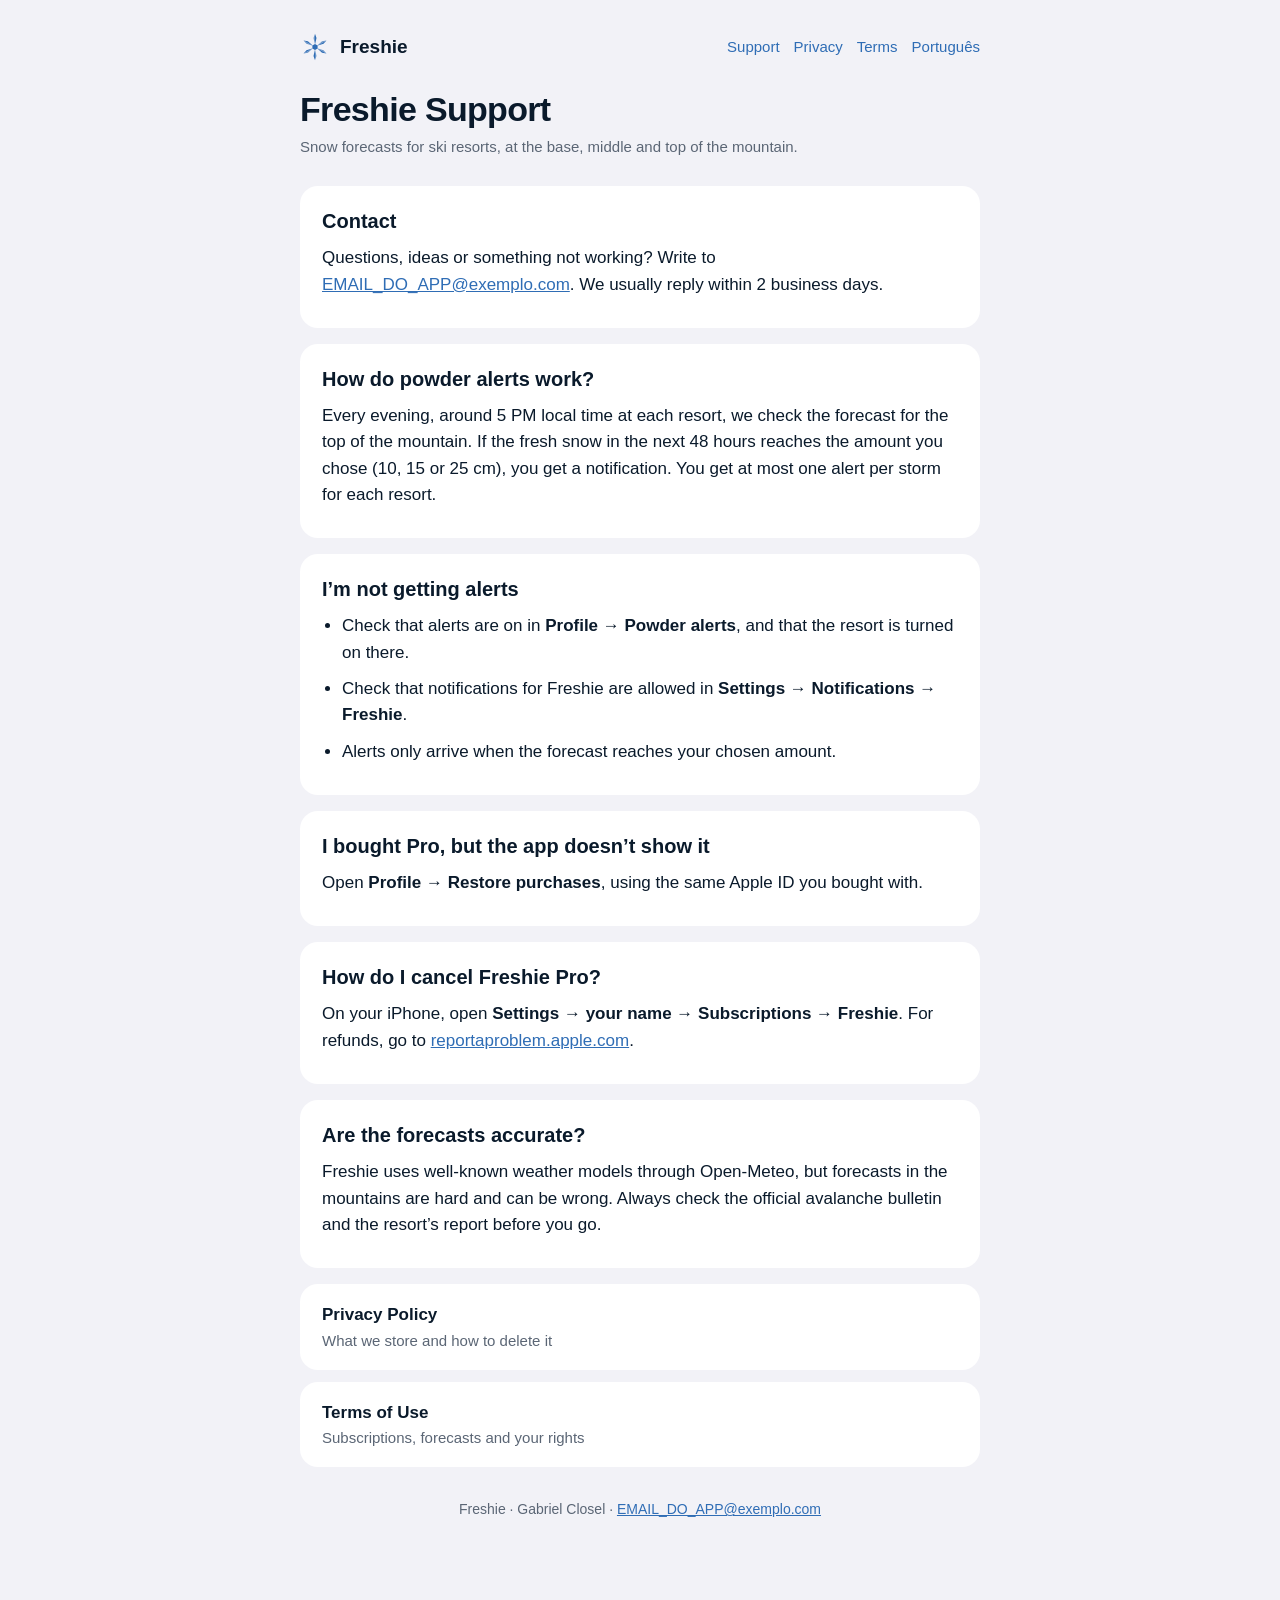
<file: index.html>
<!doctype html>
<html lang="en"><head><meta charset="utf-8">
<meta name="viewport" content="width=device-width,initial-scale=1">
<title>Support · Freshie</title>
<link rel="icon" href="mark.svg"><link rel="stylesheet" href="style.css"></head>
<body><main>
<header><a class="brand" href="./"><img src="mark.svg" alt="" width="30" height="30">Freshie</a>
<nav class="lang"><a href="./">Support</a><a href="privacy.html">Privacy</a><a href="terms.html">Terms</a><a href="pt/">Português</a></nav></header>
<h1>Freshie Support</h1><p class="updated">Snow forecasts for ski resorts, at the base, middle and top of the mountain.</p><section><h2>Contact</h2><p>Questions, ideas or something not working? Write to <a href="mailto:EMAIL_DO_APP@exemplo.com">EMAIL_DO_APP@exemplo.com</a>. We usually reply within 2 business days.</p></section>
<section><h2>How do powder alerts work?</h2><p>Every evening, around 5 PM local time at each resort, we check the forecast for the top of the mountain. If the fresh snow in the next 48 hours reaches the amount you chose (10, 15 or 25 cm), you get a notification. You get at most one alert per storm for each resort.</p></section>
<section><h2>I’m not getting alerts</h2><ul><li>Check that alerts are on in <b>Profile → Powder alerts</b>, and that the resort is turned on there.</li><li>Check that notifications for Freshie are allowed in <b>Settings → Notifications → Freshie</b>.</li><li>Alerts only arrive when the forecast reaches your chosen amount.</li></ul></section>
<section><h2>I bought Pro, but the app doesn’t show it</h2><p>Open <b>Profile → Restore purchases</b>, using the same Apple ID you bought with.</p></section>
<section><h2>How do I cancel Freshie Pro?</h2><p>On your iPhone, open <b>Settings → your name → Subscriptions → Freshie</b>. For refunds, go to <a href="https://reportaproblem.apple.com">reportaproblem.apple.com</a>.</p></section>
<section><h2>Are the forecasts accurate?</h2><p>Freshie uses well-known weather models through Open-Meteo, but forecasts in the mountains are hard and can be wrong. Always check the official avalanche bulletin and the resort’s report before you go.</p></section>
<div class="links"><a href="privacy.html">Privacy Policy<span>What we store and how to delete it</span></a><a href="terms.html">Terms of Use<span>Subscriptions, forecasts and your rights</span></a></div>
<footer>Freshie · Gabriel Closel · <a href="mailto:EMAIL_DO_APP@exemplo.com">EMAIL_DO_APP@exemplo.com</a></footer>
</main></body></html>
</file>
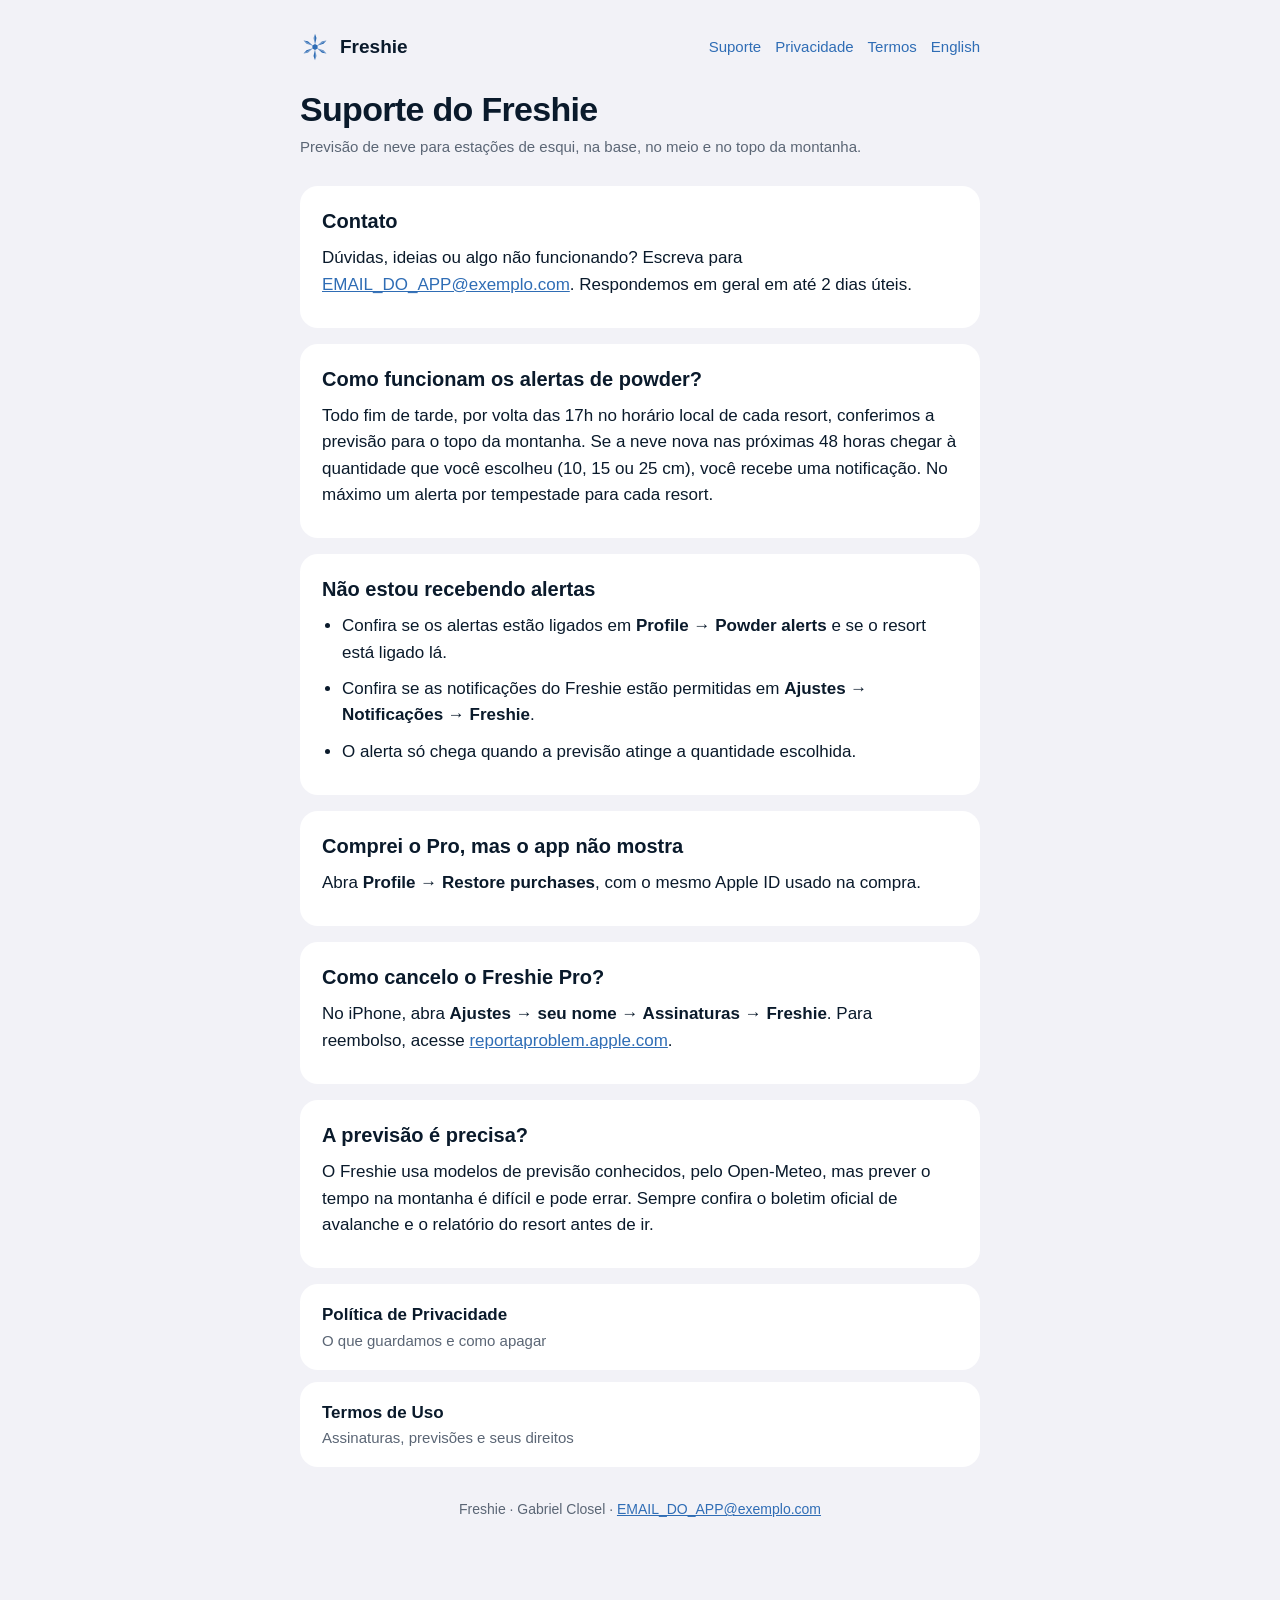
<file: pt/index.html>
<!doctype html>
<html lang="pt-BR"><head><meta charset="utf-8">
<meta name="viewport" content="width=device-width,initial-scale=1">
<title>Suporte · Freshie</title>
<link rel="icon" href="../mark.svg"><link rel="stylesheet" href="../style.css"></head>
<body><main>
<header><a class="brand" href="./"><img src="../mark.svg" alt="" width="30" height="30">Freshie</a>
<nav class="lang"><a href="./">Suporte</a><a href="privacy.html">Privacidade</a><a href="terms.html">Termos</a><a href="../">English</a></nav></header>
<h1>Suporte do Freshie</h1><p class="updated">Previsão de neve para estações de esqui, na base, no meio e no topo da montanha.</p><section><h2>Contato</h2><p>Dúvidas, ideias ou algo não funcionando? Escreva para <a href="mailto:EMAIL_DO_APP@exemplo.com">EMAIL_DO_APP@exemplo.com</a>. Respondemos em geral em até 2 dias úteis.</p></section>
<section><h2>Como funcionam os alertas de powder?</h2><p>Todo fim de tarde, por volta das 17h no horário local de cada resort, conferimos a previsão para o topo da montanha. Se a neve nova nas próximas 48 horas chegar à quantidade que você escolheu (10, 15 ou 25 cm), você recebe uma notificação. No máximo um alerta por tempestade para cada resort.</p></section>
<section><h2>Não estou recebendo alertas</h2><ul><li>Confira se os alertas estão ligados em <b>Profile → Powder alerts</b> e se o resort está ligado lá.</li><li>Confira se as notificações do Freshie estão permitidas em <b>Ajustes → Notificações → Freshie</b>.</li><li>O alerta só chega quando a previsão atinge a quantidade escolhida.</li></ul></section>
<section><h2>Comprei o Pro, mas o app não mostra</h2><p>Abra <b>Profile → Restore purchases</b>, com o mesmo Apple ID usado na compra.</p></section>
<section><h2>Como cancelo o Freshie Pro?</h2><p>No iPhone, abra <b>Ajustes → seu nome → Assinaturas → Freshie</b>. Para reembolso, acesse <a href="https://reportaproblem.apple.com">reportaproblem.apple.com</a>.</p></section>
<section><h2>A previsão é precisa?</h2><p>O Freshie usa modelos de previsão conhecidos, pelo Open-Meteo, mas prever o tempo na montanha é difícil e pode errar. Sempre confira o boletim oficial de avalanche e o relatório do resort antes de ir.</p></section>
<div class="links"><a href="privacy.html">Política de Privacidade<span>O que guardamos e como apagar</span></a><a href="terms.html">Termos de Uso<span>Assinaturas, previsões e seus direitos</span></a></div>
<footer>Freshie · Gabriel Closel · <a href="mailto:EMAIL_DO_APP@exemplo.com">EMAIL_DO_APP@exemplo.com</a></footer>
</main></body></html>
</file>
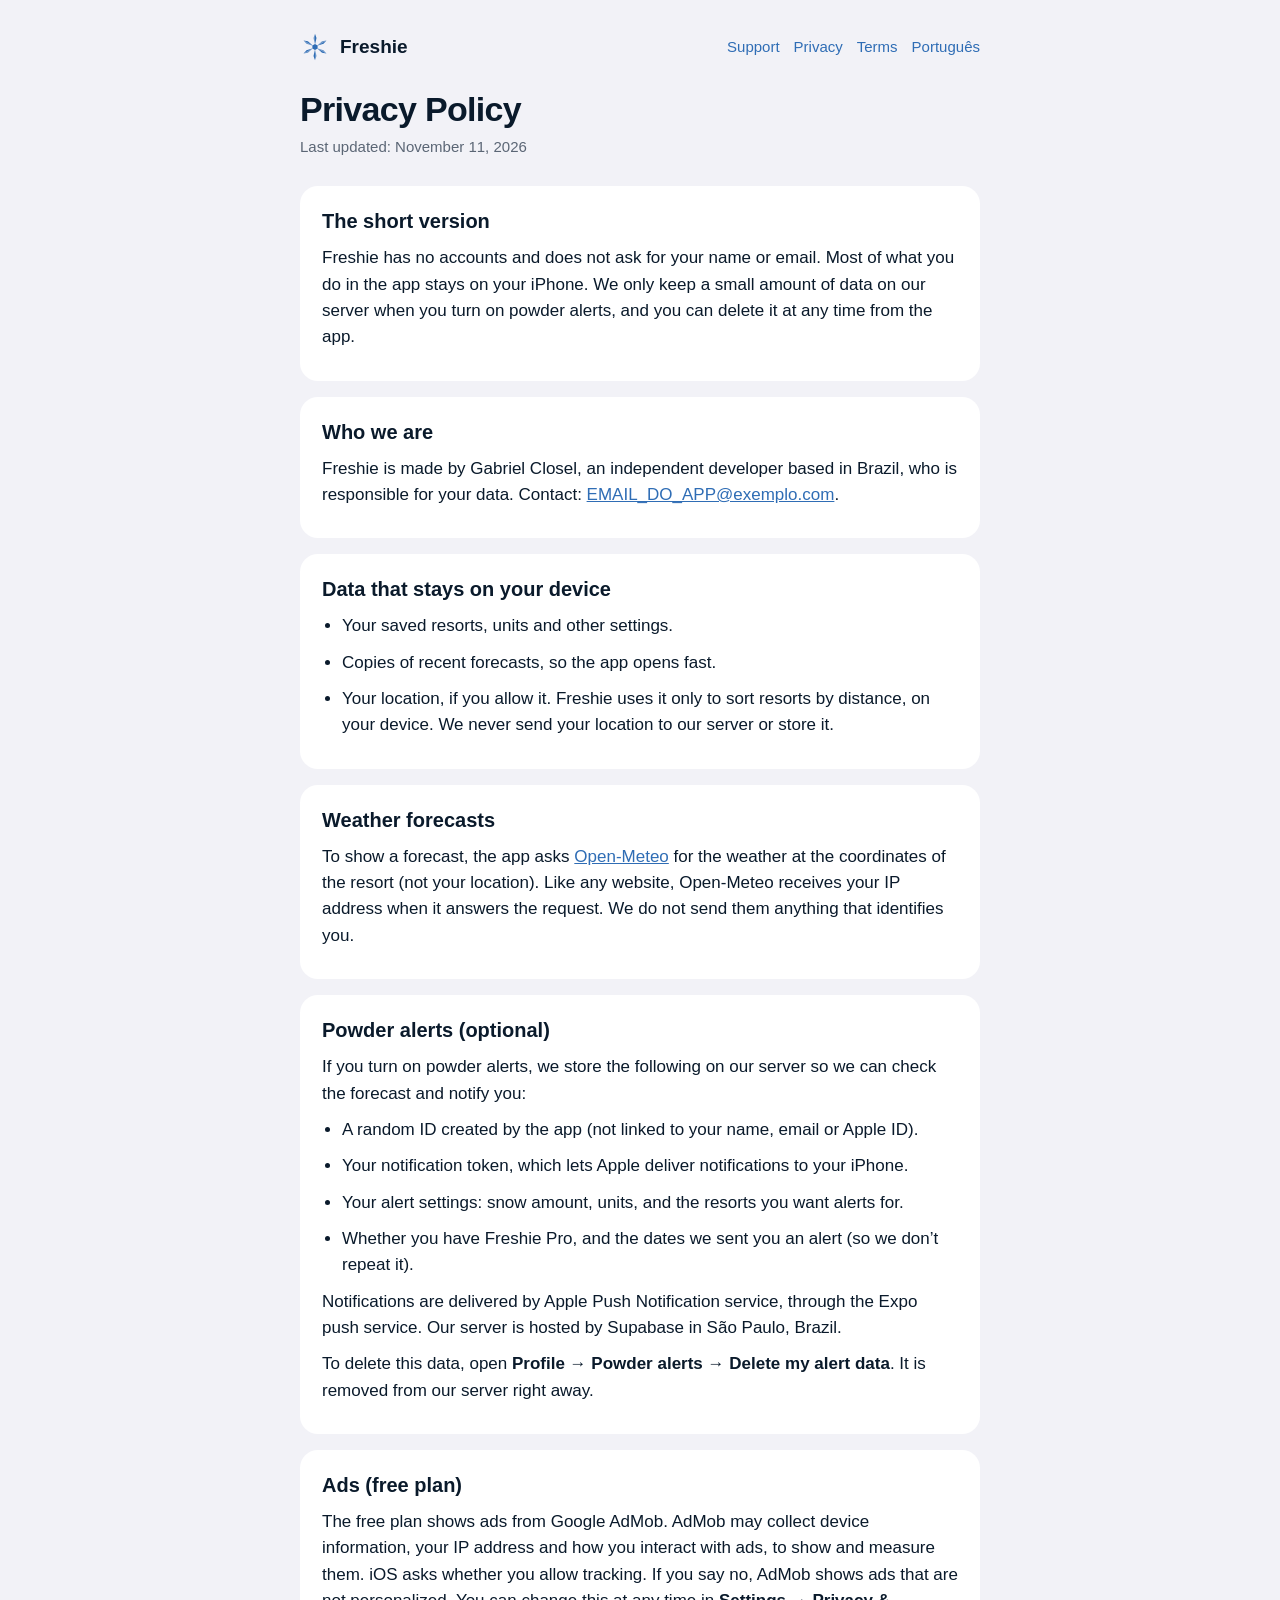
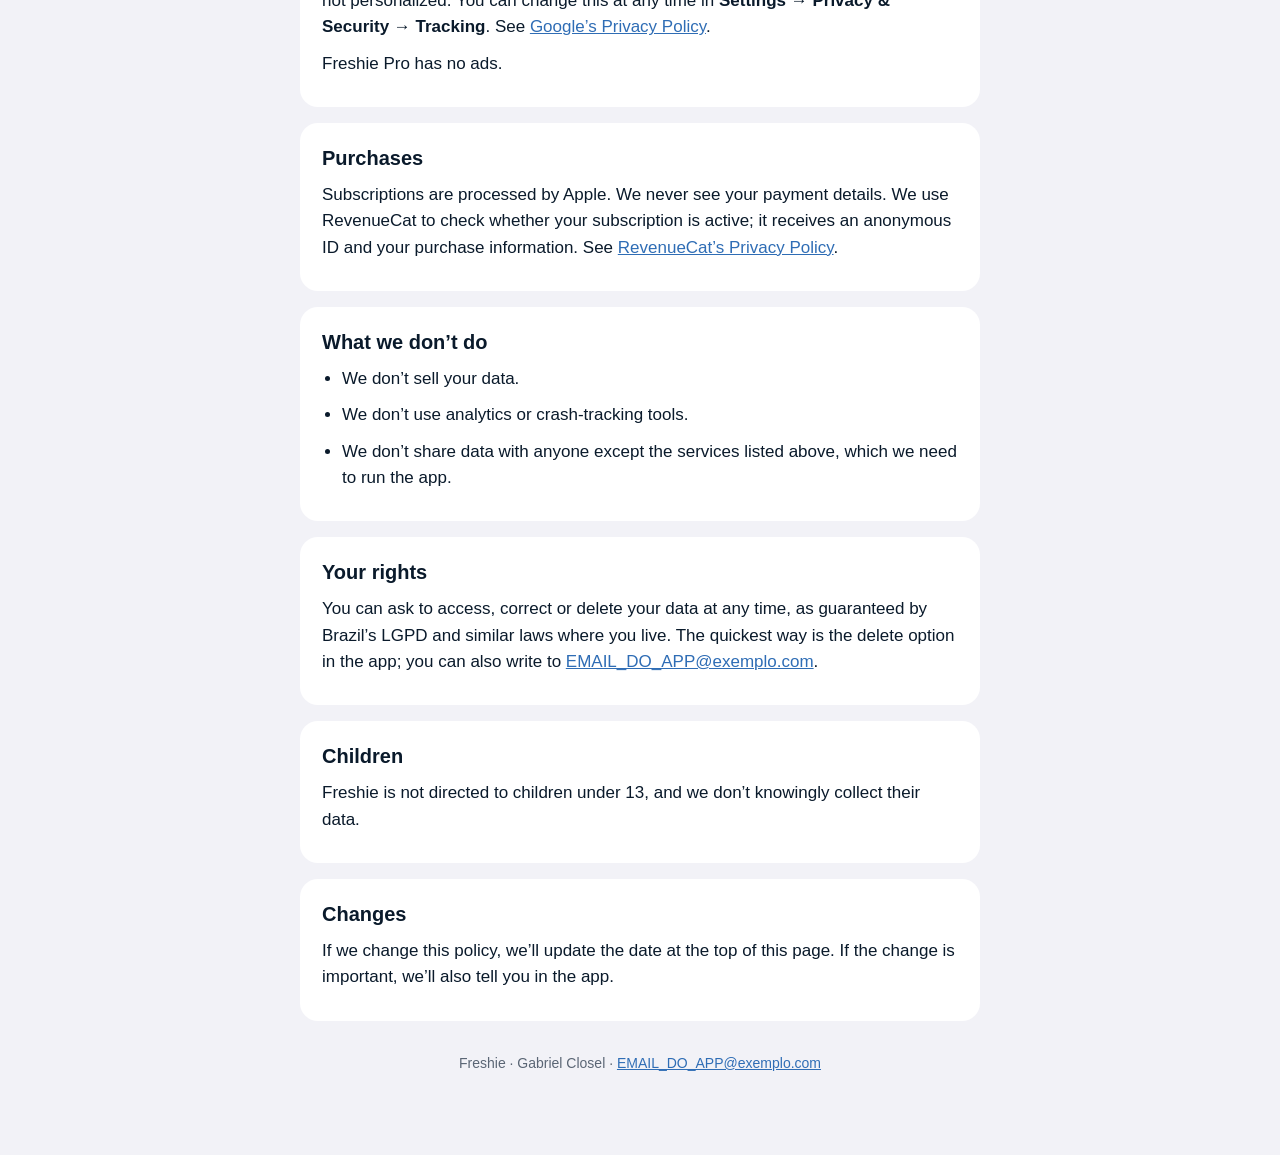
<file: privacy.html>
<!doctype html>
<html lang="en"><head><meta charset="utf-8">
<meta name="viewport" content="width=device-width,initial-scale=1">
<title>Privacy Policy · Freshie</title>
<link rel="icon" href="mark.svg"><link rel="stylesheet" href="style.css"></head>
<body><main>
<header><a class="brand" href="./"><img src="mark.svg" alt="" width="30" height="30">Freshie</a>
<nav class="lang"><a href="./">Support</a><a href="privacy.html">Privacy</a><a href="terms.html">Terms</a><a href="pt/privacy.html">Português</a></nav></header>
<h1>Privacy Policy</h1><p class="updated">Last updated: November 11, 2026</p><section><h2>The short version</h2><p>Freshie has no accounts and does not ask for your name or email. Most of what you do in the app stays on your iPhone. We only keep a small amount of data on our server when you turn on powder alerts, and you can delete it at any time from the app.</p></section>
<section><h2>Who we are</h2><p>Freshie is made by Gabriel Closel, an independent developer based in Brazil, who is responsible for your data. Contact: <a href="mailto:EMAIL_DO_APP@exemplo.com">EMAIL_DO_APP@exemplo.com</a>.</p></section>
<section><h2>Data that stays on your device</h2><ul><li>Your saved resorts, units and other settings.</li><li>Copies of recent forecasts, so the app opens fast.</li><li>Your location, if you allow it. Freshie uses it only to sort resorts by distance, on your device. We never send your location to our server or store it.</li></ul></section>
<section><h2>Weather forecasts</h2><p>To show a forecast, the app asks <a href="https://open-meteo.com">Open-Meteo</a> for the weather at the coordinates of the resort (not your location). Like any website, Open-Meteo receives your IP address when it answers the request. We do not send them anything that identifies you.</p></section>
<section><h2>Powder alerts (optional)</h2><p>If you turn on powder alerts, we store the following on our server so we can check the forecast and notify you:</p><ul><li>A random ID created by the app (not linked to your name, email or Apple ID).</li><li>Your notification token, which lets Apple deliver notifications to your iPhone.</li><li>Your alert settings: snow amount, units, and the resorts you want alerts for.</li><li>Whether you have Freshie Pro, and the dates we sent you an alert (so we don’t repeat it).</li></ul><p>Notifications are delivered by Apple Push Notification service, through the Expo push service. Our server is hosted by Supabase in São Paulo, Brazil.</p><p>To delete this data, open <b>Profile → Powder alerts → Delete my alert data</b>. It is removed from our server right away.</p></section>
<section><h2>Ads (free plan)</h2><p>The free plan shows ads from Google AdMob. AdMob may collect device information, your IP address and how you interact with ads, to show and measure them. iOS asks whether you allow tracking. If you say no, AdMob shows ads that are not personalized. You can change this at any time in <b>Settings → Privacy &amp; Security → Tracking</b>. See <a href="https://policies.google.com/privacy">Google’s Privacy Policy</a>.</p><p>Freshie Pro has no ads.</p></section>
<section><h2>Purchases</h2><p>Subscriptions are processed by Apple. We never see your payment details. We use RevenueCat to check whether your subscription is active; it receives an anonymous ID and your purchase information. See <a href="https://www.revenuecat.com/privacy">RevenueCat’s Privacy Policy</a>.</p></section>
<section><h2>What we don’t do</h2><ul><li>We don’t sell your data.</li><li>We don’t use analytics or crash-tracking tools.</li><li>We don’t share data with anyone except the services listed above, which we need to run the app.</li></ul></section>
<section><h2>Your rights</h2><p>You can ask to access, correct or delete your data at any time, as guaranteed by Brazil’s LGPD and similar laws where you live. The quickest way is the delete option in the app; you can also write to <a href="mailto:EMAIL_DO_APP@exemplo.com">EMAIL_DO_APP@exemplo.com</a>.</p></section>
<section><h2>Children</h2><p>Freshie is not directed to children under 13, and we don’t knowingly collect their data.</p></section>
<section><h2>Changes</h2><p>If we change this policy, we’ll update the date at the top of this page. If the change is important, we’ll also tell you in the app.</p></section>

<footer>Freshie · Gabriel Closel · <a href="mailto:EMAIL_DO_APP@exemplo.com">EMAIL_DO_APP@exemplo.com</a></footer>
</main></body></html>
</file>
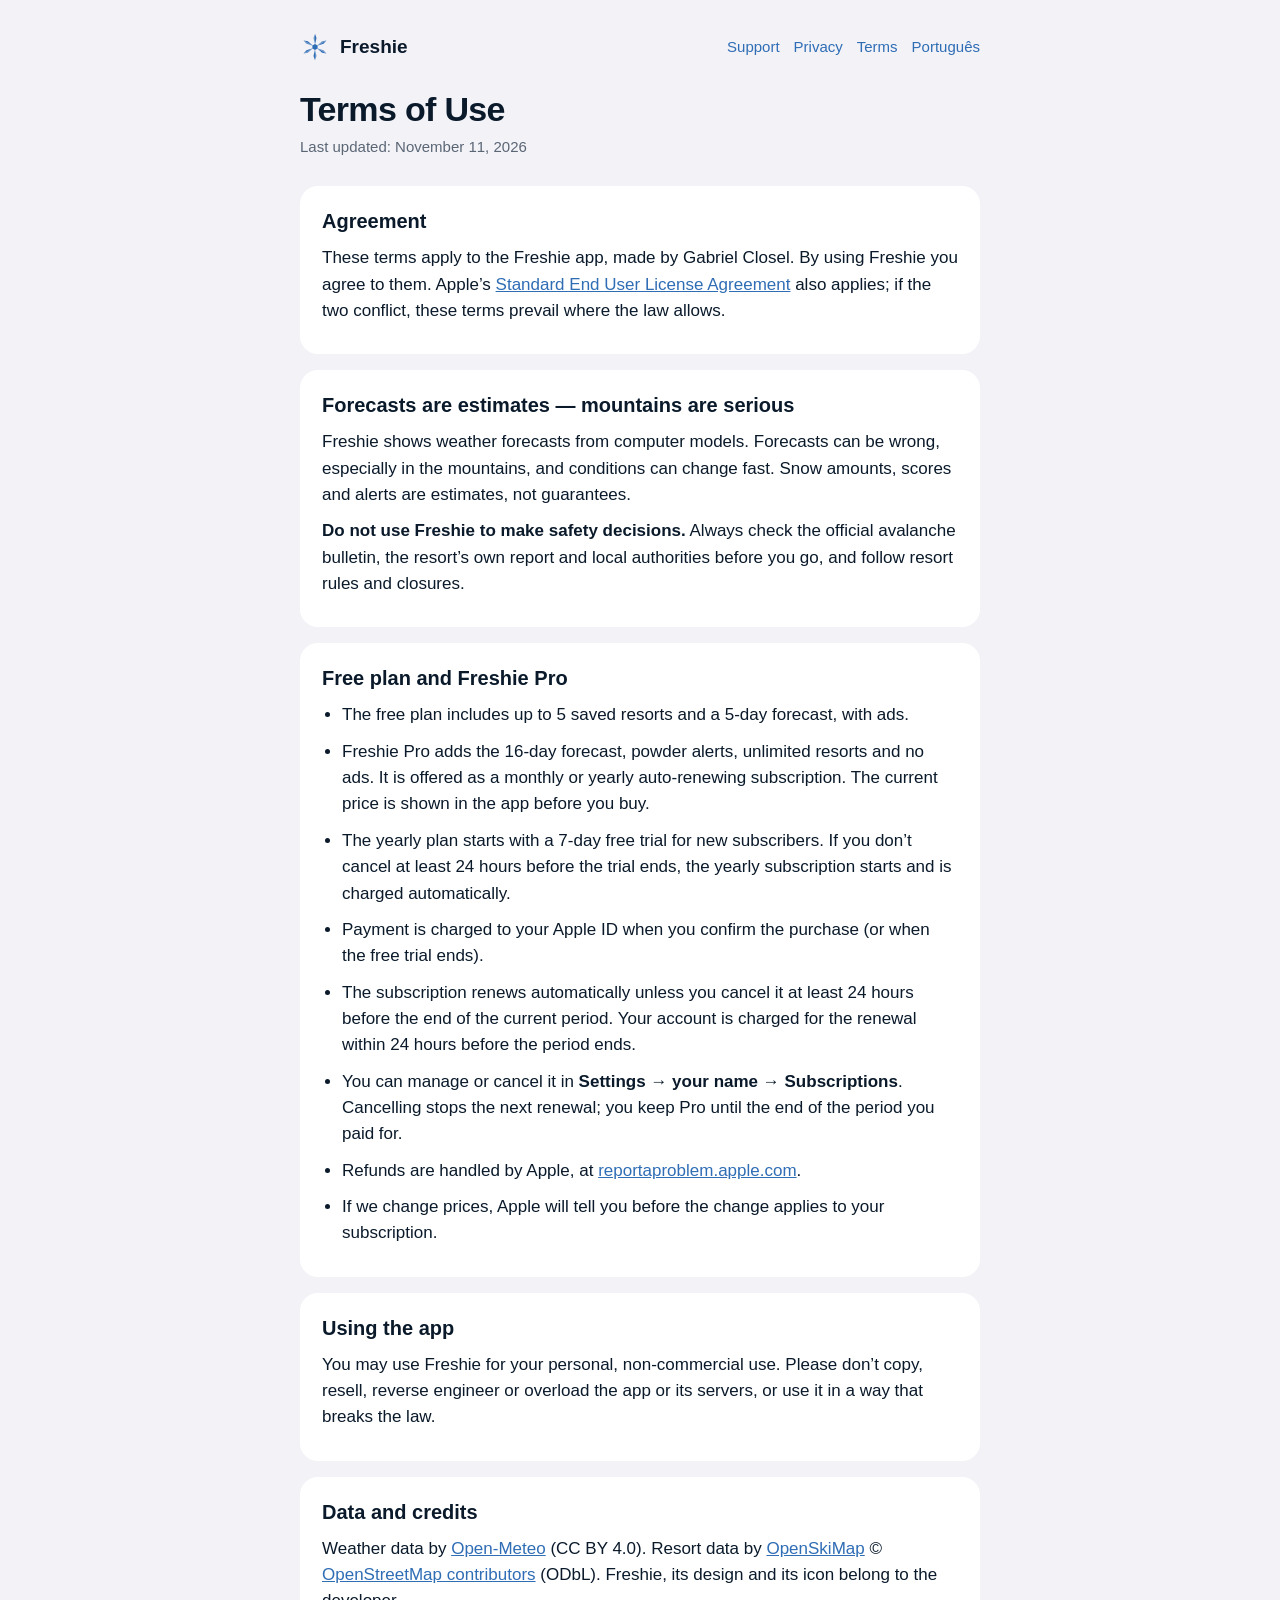
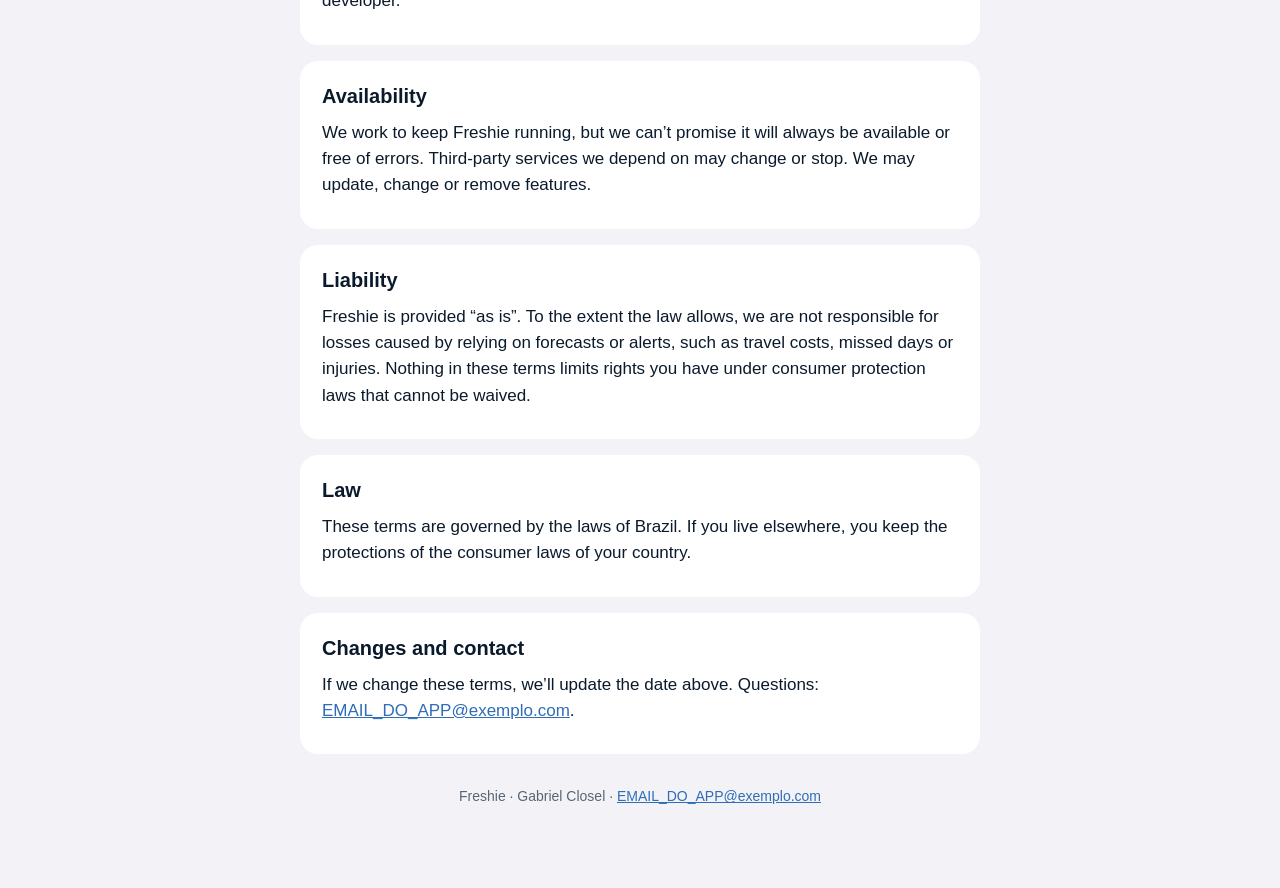
<file: terms.html>
<!doctype html>
<html lang="en"><head><meta charset="utf-8">
<meta name="viewport" content="width=device-width,initial-scale=1">
<title>Terms of Use · Freshie</title>
<link rel="icon" href="mark.svg"><link rel="stylesheet" href="style.css"></head>
<body><main>
<header><a class="brand" href="./"><img src="mark.svg" alt="" width="30" height="30">Freshie</a>
<nav class="lang"><a href="./">Support</a><a href="privacy.html">Privacy</a><a href="terms.html">Terms</a><a href="pt/terms.html">Português</a></nav></header>
<h1>Terms of Use</h1><p class="updated">Last updated: November 11, 2026</p><section><h2>Agreement</h2><p>These terms apply to the Freshie app, made by Gabriel Closel. By using Freshie you agree to them. Apple’s <a href="https://www.apple.com/legal/internet-services/itunes/dev/stdeula/">Standard End User License Agreement</a> also applies; if the two conflict, these terms prevail where the law allows.</p></section>
<section><h2>Forecasts are estimates — mountains are serious</h2><p>Freshie shows weather forecasts from computer models. Forecasts can be wrong, especially in the mountains, and conditions can change fast. Snow amounts, scores and alerts are estimates, not guarantees.</p><p><b>Do not use Freshie to make safety decisions.</b> Always check the official avalanche bulletin, the resort’s own report and local authorities before you go, and follow resort rules and closures.</p></section>
<section><h2>Free plan and Freshie Pro</h2><ul><li>The free plan includes up to 5 saved resorts and a 5-day forecast, with ads.</li><li>Freshie Pro adds the 16-day forecast, powder alerts, unlimited resorts and no ads. It is offered as a monthly or yearly auto-renewing subscription. The current price is shown in the app before you buy.</li><li>The yearly plan starts with a 7-day free trial for new subscribers. If you don’t cancel at least 24 hours before the trial ends, the yearly subscription starts and is charged automatically.</li><li>Payment is charged to your Apple ID when you confirm the purchase (or when the free trial ends).</li><li>The subscription renews automatically unless you cancel it at least 24 hours before the end of the current period. Your account is charged for the renewal within 24 hours before the period ends.</li><li>You can manage or cancel it in <b>Settings → your name → Subscriptions</b>. Cancelling stops the next renewal; you keep Pro until the end of the period you paid for.</li><li>Refunds are handled by Apple, at <a href="https://reportaproblem.apple.com">reportaproblem.apple.com</a>.</li><li>If we change prices, Apple will tell you before the change applies to your subscription.</li></ul></section>
<section><h2>Using the app</h2><p>You may use Freshie for your personal, non-commercial use. Please don’t copy, resell, reverse engineer or overload the app or its servers, or use it in a way that breaks the law.</p></section>
<section><h2>Data and credits</h2><p>Weather data by <a href="https://open-meteo.com">Open-Meteo</a> (CC BY 4.0). Resort data by <a href="https://openskimap.org">OpenSkiMap</a> © <a href="https://www.openstreetmap.org/copyright">OpenStreetMap contributors</a> (ODbL). Freshie, its design and its icon belong to the developer.</p></section>
<section><h2>Availability</h2><p>We work to keep Freshie running, but we can’t promise it will always be available or free of errors. Third-party services we depend on may change or stop. We may update, change or remove features.</p></section>
<section><h2>Liability</h2><p>Freshie is provided “as is”. To the extent the law allows, we are not responsible for losses caused by relying on forecasts or alerts, such as travel costs, missed days or injuries. Nothing in these terms limits rights you have under consumer protection laws that cannot be waived.</p></section>
<section><h2>Law</h2><p>These terms are governed by the laws of Brazil. If you live elsewhere, you keep the protections of the consumer laws of your country.</p></section>
<section><h2>Changes and contact</h2><p>If we change these terms, we’ll update the date above. Questions: <a href="mailto:EMAIL_DO_APP@exemplo.com">EMAIL_DO_APP@exemplo.com</a>.</p></section>

<footer>Freshie · Gabriel Closel · <a href="mailto:EMAIL_DO_APP@exemplo.com">EMAIL_DO_APP@exemplo.com</a></footer>
</main></body></html>
</file>
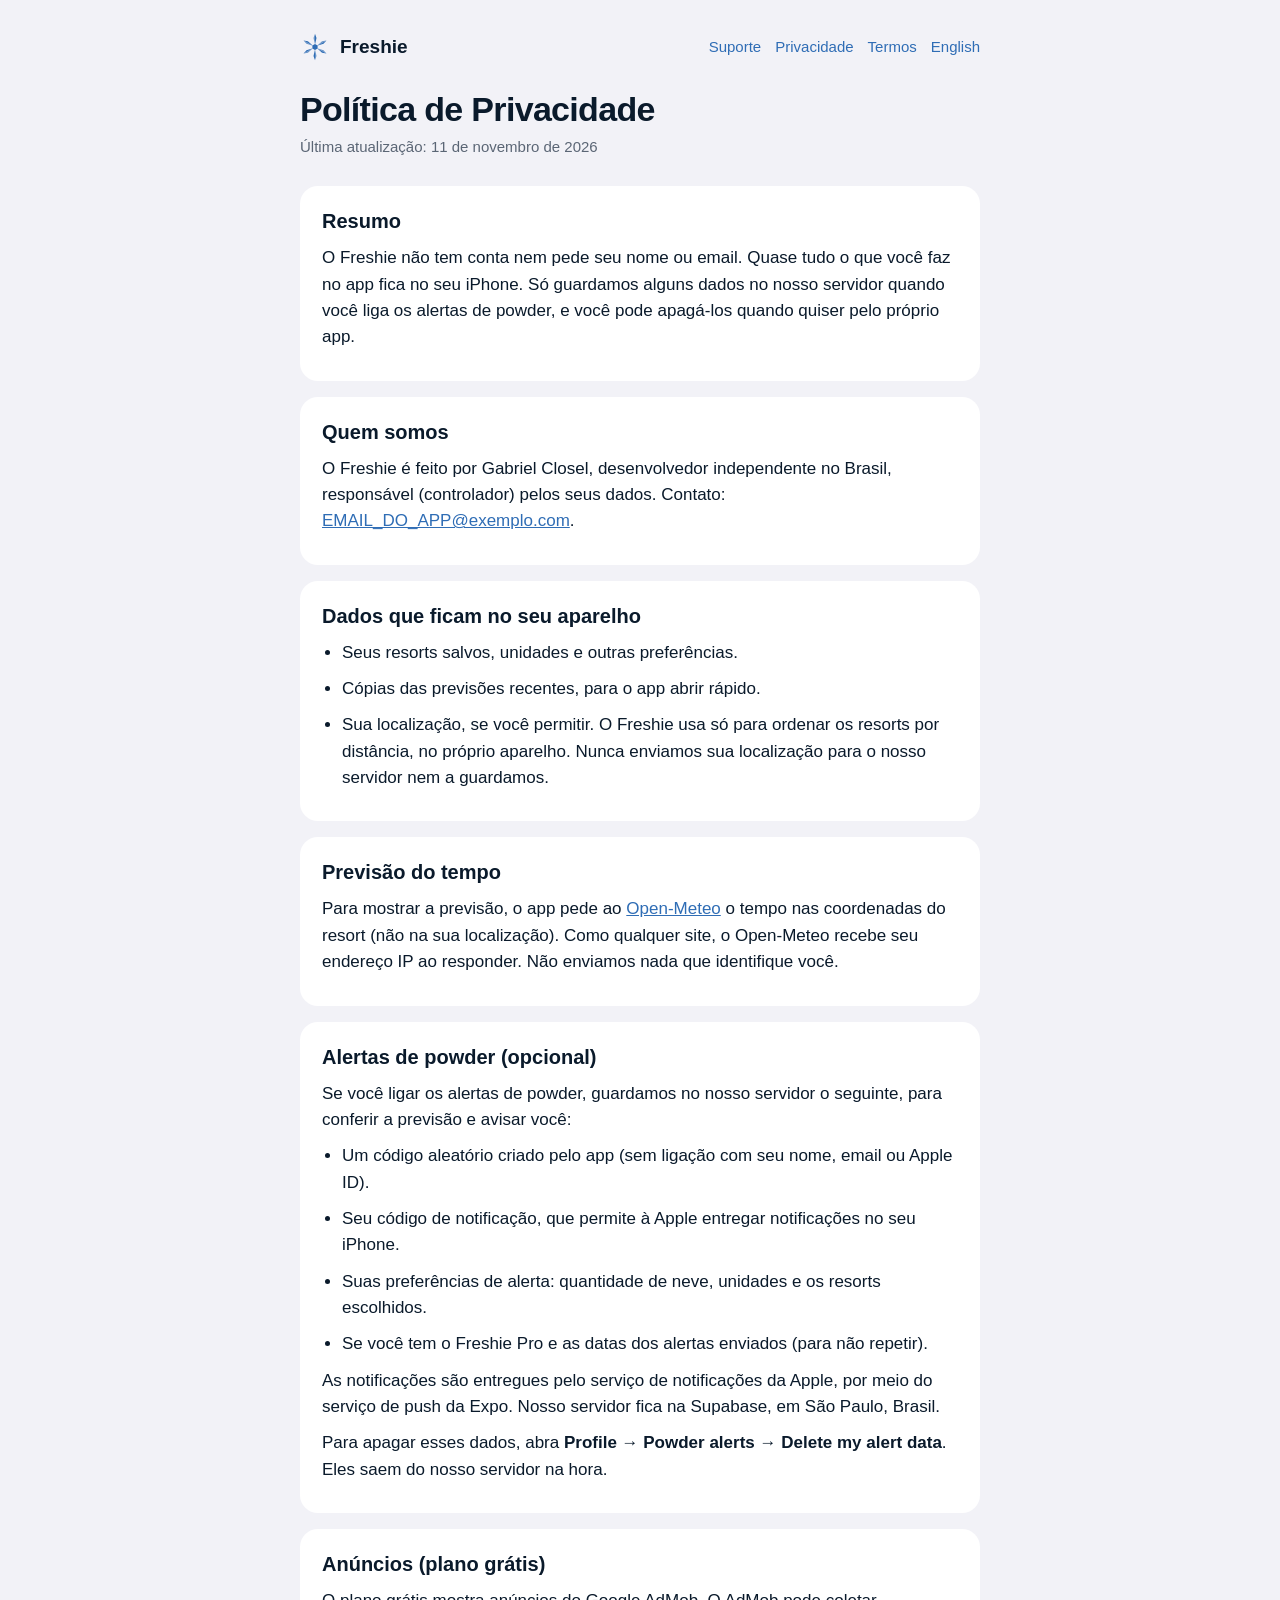
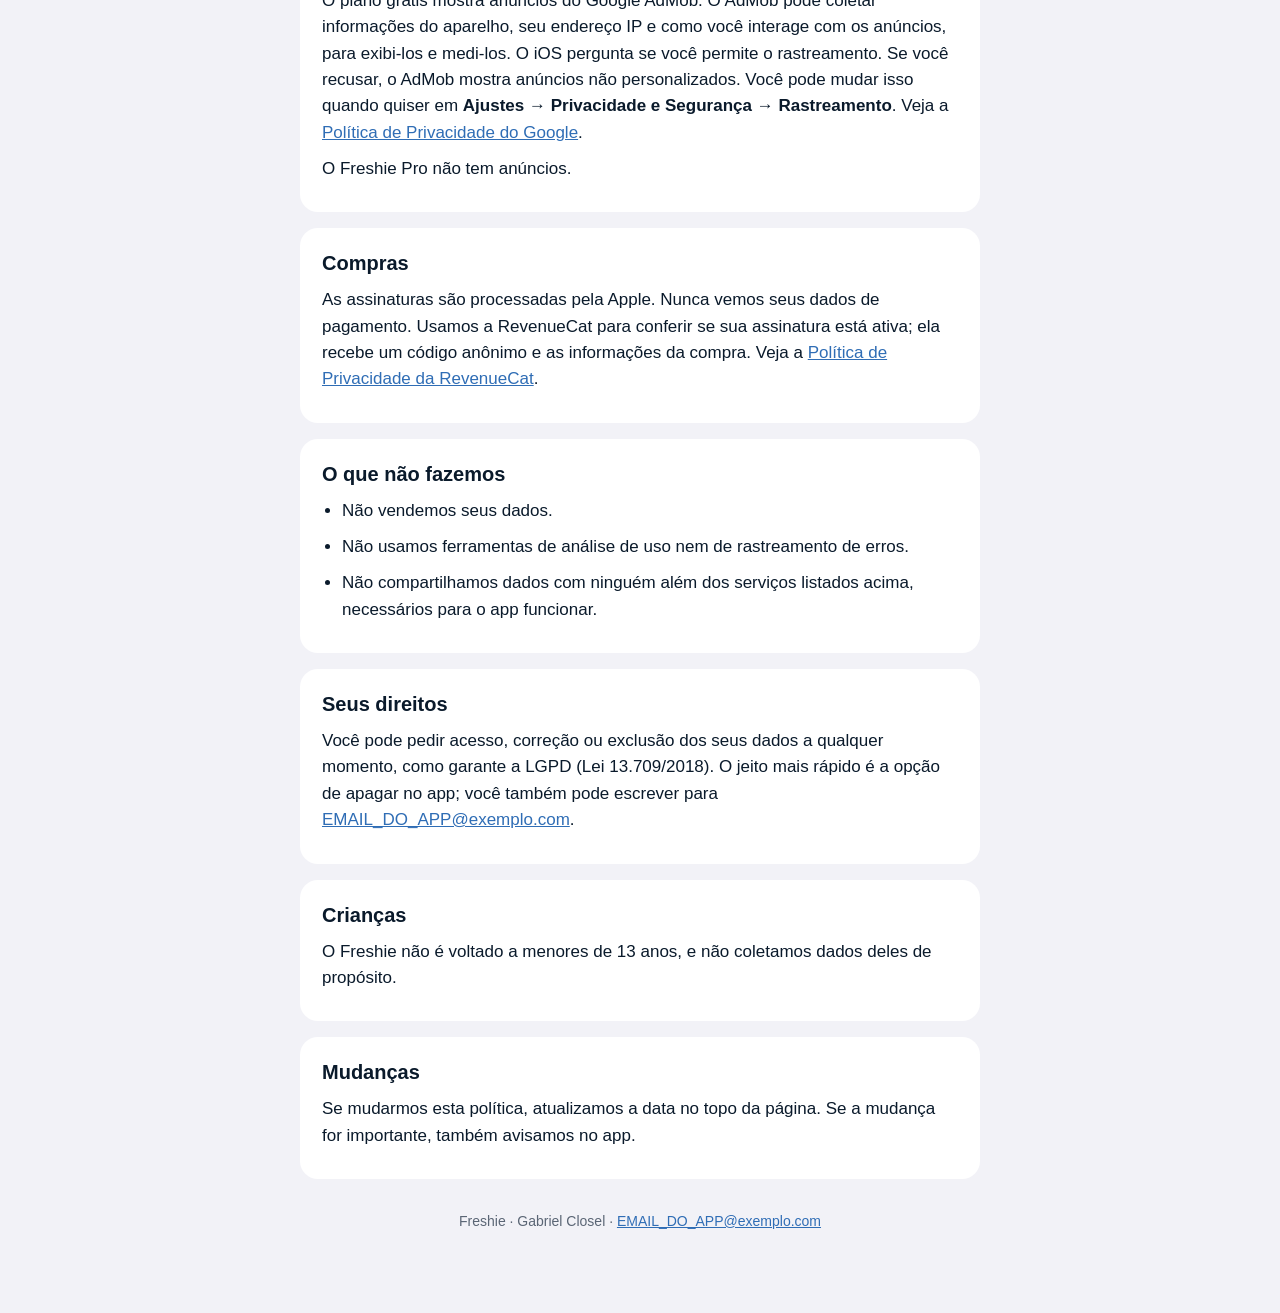
<file: pt/privacy.html>
<!doctype html>
<html lang="pt-BR"><head><meta charset="utf-8">
<meta name="viewport" content="width=device-width,initial-scale=1">
<title>Política de Privacidade · Freshie</title>
<link rel="icon" href="../mark.svg"><link rel="stylesheet" href="../style.css"></head>
<body><main>
<header><a class="brand" href="./"><img src="../mark.svg" alt="" width="30" height="30">Freshie</a>
<nav class="lang"><a href="./">Suporte</a><a href="privacy.html">Privacidade</a><a href="terms.html">Termos</a><a href="../privacy.html">English</a></nav></header>
<h1>Política de Privacidade</h1><p class="updated">Última atualização: 11 de novembro de 2026</p><section><h2>Resumo</h2><p>O Freshie não tem conta nem pede seu nome ou email. Quase tudo o que você faz no app fica no seu iPhone. Só guardamos alguns dados no nosso servidor quando você liga os alertas de powder, e você pode apagá-los quando quiser pelo próprio app.</p></section>
<section><h2>Quem somos</h2><p>O Freshie é feito por Gabriel Closel, desenvolvedor independente no Brasil, responsável (controlador) pelos seus dados. Contato: <a href="mailto:EMAIL_DO_APP@exemplo.com">EMAIL_DO_APP@exemplo.com</a>.</p></section>
<section><h2>Dados que ficam no seu aparelho</h2><ul><li>Seus resorts salvos, unidades e outras preferências.</li><li>Cópias das previsões recentes, para o app abrir rápido.</li><li>Sua localização, se você permitir. O Freshie usa só para ordenar os resorts por distância, no próprio aparelho. Nunca enviamos sua localização para o nosso servidor nem a guardamos.</li></ul></section>
<section><h2>Previsão do tempo</h2><p>Para mostrar a previsão, o app pede ao <a href="https://open-meteo.com">Open-Meteo</a> o tempo nas coordenadas do resort (não na sua localização). Como qualquer site, o Open-Meteo recebe seu endereço IP ao responder. Não enviamos nada que identifique você.</p></section>
<section><h2>Alertas de powder (opcional)</h2><p>Se você ligar os alertas de powder, guardamos no nosso servidor o seguinte, para conferir a previsão e avisar você:</p><ul><li>Um código aleatório criado pelo app (sem ligação com seu nome, email ou Apple ID).</li><li>Seu código de notificação, que permite à Apple entregar notificações no seu iPhone.</li><li>Suas preferências de alerta: quantidade de neve, unidades e os resorts escolhidos.</li><li>Se você tem o Freshie Pro e as datas dos alertas enviados (para não repetir).</li></ul><p>As notificações são entregues pelo serviço de notificações da Apple, por meio do serviço de push da Expo. Nosso servidor fica na Supabase, em São Paulo, Brasil.</p><p>Para apagar esses dados, abra <b>Profile → Powder alerts → Delete my alert data</b>. Eles saem do nosso servidor na hora.</p></section>
<section><h2>Anúncios (plano grátis)</h2><p>O plano grátis mostra anúncios do Google AdMob. O AdMob pode coletar informações do aparelho, seu endereço IP e como você interage com os anúncios, para exibi-los e medi-los. O iOS pergunta se você permite o rastreamento. Se você recusar, o AdMob mostra anúncios não personalizados. Você pode mudar isso quando quiser em <b>Ajustes → Privacidade e Segurança → Rastreamento</b>. Veja a <a href="https://policies.google.com/privacy?hl=pt-BR">Política de Privacidade do Google</a>.</p><p>O Freshie Pro não tem anúncios.</p></section>
<section><h2>Compras</h2><p>As assinaturas são processadas pela Apple. Nunca vemos seus dados de pagamento. Usamos a RevenueCat para conferir se sua assinatura está ativa; ela recebe um código anônimo e as informações da compra. Veja a <a href="https://www.revenuecat.com/privacy">Política de Privacidade da RevenueCat</a>.</p></section>
<section><h2>O que não fazemos</h2><ul><li>Não vendemos seus dados.</li><li>Não usamos ferramentas de análise de uso nem de rastreamento de erros.</li><li>Não compartilhamos dados com ninguém além dos serviços listados acima, necessários para o app funcionar.</li></ul></section>
<section><h2>Seus direitos</h2><p>Você pode pedir acesso, correção ou exclusão dos seus dados a qualquer momento, como garante a LGPD (Lei 13.709/2018). O jeito mais rápido é a opção de apagar no app; você também pode escrever para <a href="mailto:EMAIL_DO_APP@exemplo.com">EMAIL_DO_APP@exemplo.com</a>.</p></section>
<section><h2>Crianças</h2><p>O Freshie não é voltado a menores de 13 anos, e não coletamos dados deles de propósito.</p></section>
<section><h2>Mudanças</h2><p>Se mudarmos esta política, atualizamos a data no topo da página. Se a mudança for importante, também avisamos no app.</p></section>

<footer>Freshie · Gabriel Closel · <a href="mailto:EMAIL_DO_APP@exemplo.com">EMAIL_DO_APP@exemplo.com</a></footer>
</main></body></html>
</file>
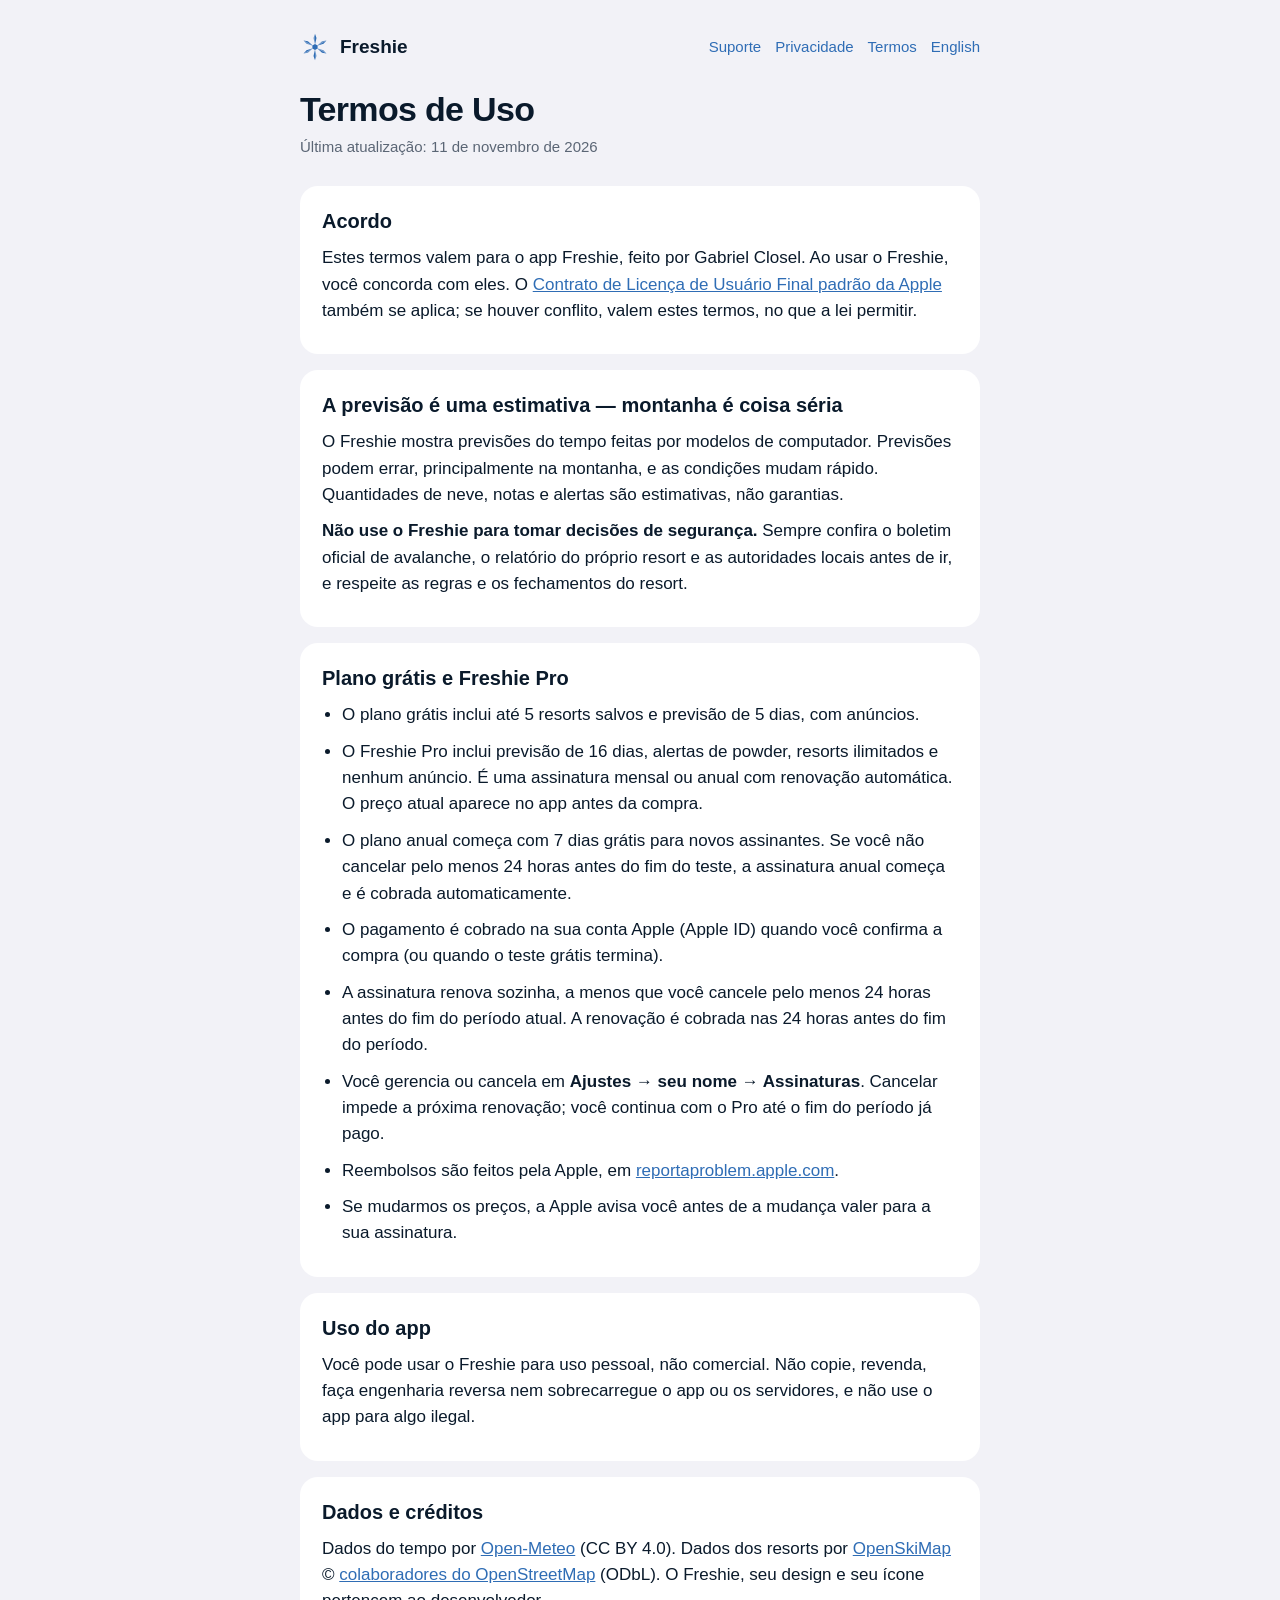
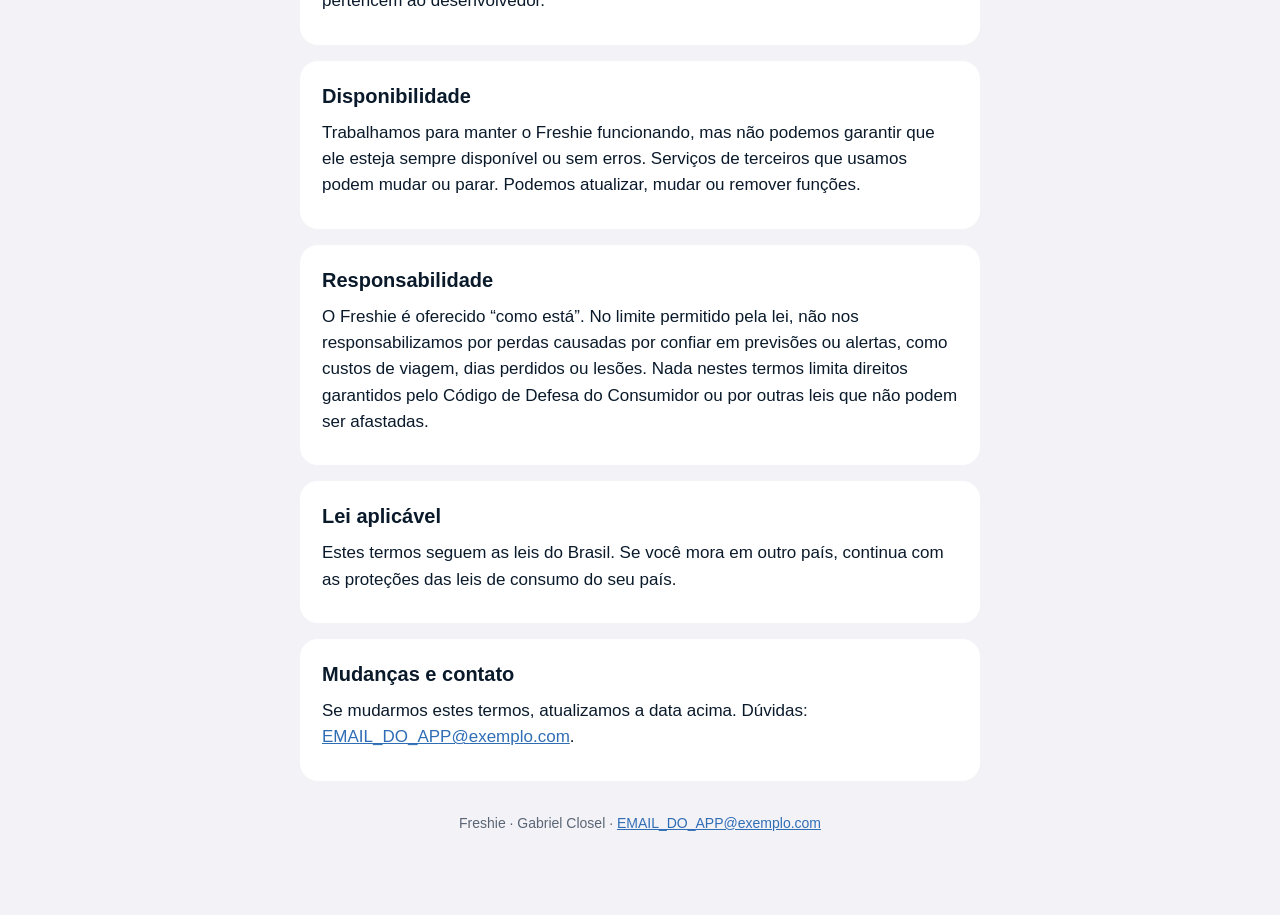
<file: pt/terms.html>
<!doctype html>
<html lang="pt-BR"><head><meta charset="utf-8">
<meta name="viewport" content="width=device-width,initial-scale=1">
<title>Termos de Uso · Freshie</title>
<link rel="icon" href="../mark.svg"><link rel="stylesheet" href="../style.css"></head>
<body><main>
<header><a class="brand" href="./"><img src="../mark.svg" alt="" width="30" height="30">Freshie</a>
<nav class="lang"><a href="./">Suporte</a><a href="privacy.html">Privacidade</a><a href="terms.html">Termos</a><a href="../terms.html">English</a></nav></header>
<h1>Termos de Uso</h1><p class="updated">Última atualização: 11 de novembro de 2026</p><section><h2>Acordo</h2><p>Estes termos valem para o app Freshie, feito por Gabriel Closel. Ao usar o Freshie, você concorda com eles. O <a href="https://www.apple.com/legal/internet-services/itunes/dev/stdeula/">Contrato de Licença de Usuário Final padrão da Apple</a> também se aplica; se houver conflito, valem estes termos, no que a lei permitir.</p></section>
<section><h2>A previsão é uma estimativa — montanha é coisa séria</h2><p>O Freshie mostra previsões do tempo feitas por modelos de computador. Previsões podem errar, principalmente na montanha, e as condições mudam rápido. Quantidades de neve, notas e alertas são estimativas, não garantias.</p><p><b>Não use o Freshie para tomar decisões de segurança.</b> Sempre confira o boletim oficial de avalanche, o relatório do próprio resort e as autoridades locais antes de ir, e respeite as regras e os fechamentos do resort.</p></section>
<section><h2>Plano grátis e Freshie Pro</h2><ul><li>O plano grátis inclui até 5 resorts salvos e previsão de 5 dias, com anúncios.</li><li>O Freshie Pro inclui previsão de 16 dias, alertas de powder, resorts ilimitados e nenhum anúncio. É uma assinatura mensal ou anual com renovação automática. O preço atual aparece no app antes da compra.</li><li>O plano anual começa com 7 dias grátis para novos assinantes. Se você não cancelar pelo menos 24 horas antes do fim do teste, a assinatura anual começa e é cobrada automaticamente.</li><li>O pagamento é cobrado na sua conta Apple (Apple ID) quando você confirma a compra (ou quando o teste grátis termina).</li><li>A assinatura renova sozinha, a menos que você cancele pelo menos 24 horas antes do fim do período atual. A renovação é cobrada nas 24 horas antes do fim do período.</li><li>Você gerencia ou cancela em <b>Ajustes → seu nome → Assinaturas</b>. Cancelar impede a próxima renovação; você continua com o Pro até o fim do período já pago.</li><li>Reembolsos são feitos pela Apple, em <a href="https://reportaproblem.apple.com">reportaproblem.apple.com</a>.</li><li>Se mudarmos os preços, a Apple avisa você antes de a mudança valer para a sua assinatura.</li></ul></section>
<section><h2>Uso do app</h2><p>Você pode usar o Freshie para uso pessoal, não comercial. Não copie, revenda, faça engenharia reversa nem sobrecarregue o app ou os servidores, e não use o app para algo ilegal.</p></section>
<section><h2>Dados e créditos</h2><p>Dados do tempo por <a href="https://open-meteo.com">Open-Meteo</a> (CC BY 4.0). Dados dos resorts por <a href="https://openskimap.org">OpenSkiMap</a> © <a href="https://www.openstreetmap.org/copyright">colaboradores do OpenStreetMap</a> (ODbL). O Freshie, seu design e seu ícone pertencem ao desenvolvedor.</p></section>
<section><h2>Disponibilidade</h2><p>Trabalhamos para manter o Freshie funcionando, mas não podemos garantir que ele esteja sempre disponível ou sem erros. Serviços de terceiros que usamos podem mudar ou parar. Podemos atualizar, mudar ou remover funções.</p></section>
<section><h2>Responsabilidade</h2><p>O Freshie é oferecido “como está”. No limite permitido pela lei, não nos responsabilizamos por perdas causadas por confiar em previsões ou alertas, como custos de viagem, dias perdidos ou lesões. Nada nestes termos limita direitos garantidos pelo Código de Defesa do Consumidor ou por outras leis que não podem ser afastadas.</p></section>
<section><h2>Lei aplicável</h2><p>Estes termos seguem as leis do Brasil. Se você mora em outro país, continua com as proteções das leis de consumo do seu país.</p></section>
<section><h2>Mudanças e contato</h2><p>Se mudarmos estes termos, atualizamos a data acima. Dúvidas: <a href="mailto:EMAIL_DO_APP@exemplo.com">EMAIL_DO_APP@exemplo.com</a>.</p></section>

<footer>Freshie · Gabriel Closel · <a href="mailto:EMAIL_DO_APP@exemplo.com">EMAIL_DO_APP@exemplo.com</a></footer>
</main></body></html>
</file>
<file: style.css>
:root{--bg:#F2F2F7;--card:#fff;--text:#0A1A2B;--muted:#5B6675;--accent:#2F6DB5;--line:#E3E5EA}
@media (prefers-color-scheme:dark){:root{--bg:#000;--card:#1C1C1E;--text:#F2F4F7;--muted:#A0A7B2;--accent:#7AA7D9;--line:#2C2C2E}}
*{box-sizing:border-box}
body{margin:0;background:var(--bg);color:var(--text);font:17px/1.55 -apple-system,BlinkMacSystemFont,"SF Pro Text","Helvetica Neue",Arial,sans-serif;-webkit-text-size-adjust:100%}
main{max-width:720px;margin:0 auto;padding:32px 20px 80px}
header{display:flex;align-items:center;justify-content:space-between;gap:12px;margin-bottom:28px}
.brand{display:flex;align-items:center;gap:10px;font-weight:700;font-size:19px;color:var(--text);text-decoration:none}
.brand svg{width:30px;height:30px}
nav a,.lang a{color:var(--accent);text-decoration:none;font-size:15px}
.lang{display:flex;gap:14px}
h1{font-size:34px;line-height:1.15;margin:0 0 6px;letter-spacing:-.02em}
.updated{color:var(--muted);font-size:15px;margin:0 0 28px}
section{background:var(--card);border-radius:18px;padding:20px 22px;margin:0 0 16px}
h2{font-size:20px;margin:0 0 8px}
p,li{margin:0 0 10px}
ul{padding-left:20px;margin:0 0 10px}
a{color:var(--accent)}
.links{display:grid;gap:12px;margin-top:8px}
.links a{display:block;background:var(--card);border-radius:18px;padding:18px 22px;text-decoration:none;color:var(--text);font-weight:600}
.links a span{display:block;color:var(--muted);font-weight:400;font-size:15px}
footer{color:var(--muted);font-size:14px;margin-top:32px;text-align:center}
</file>
